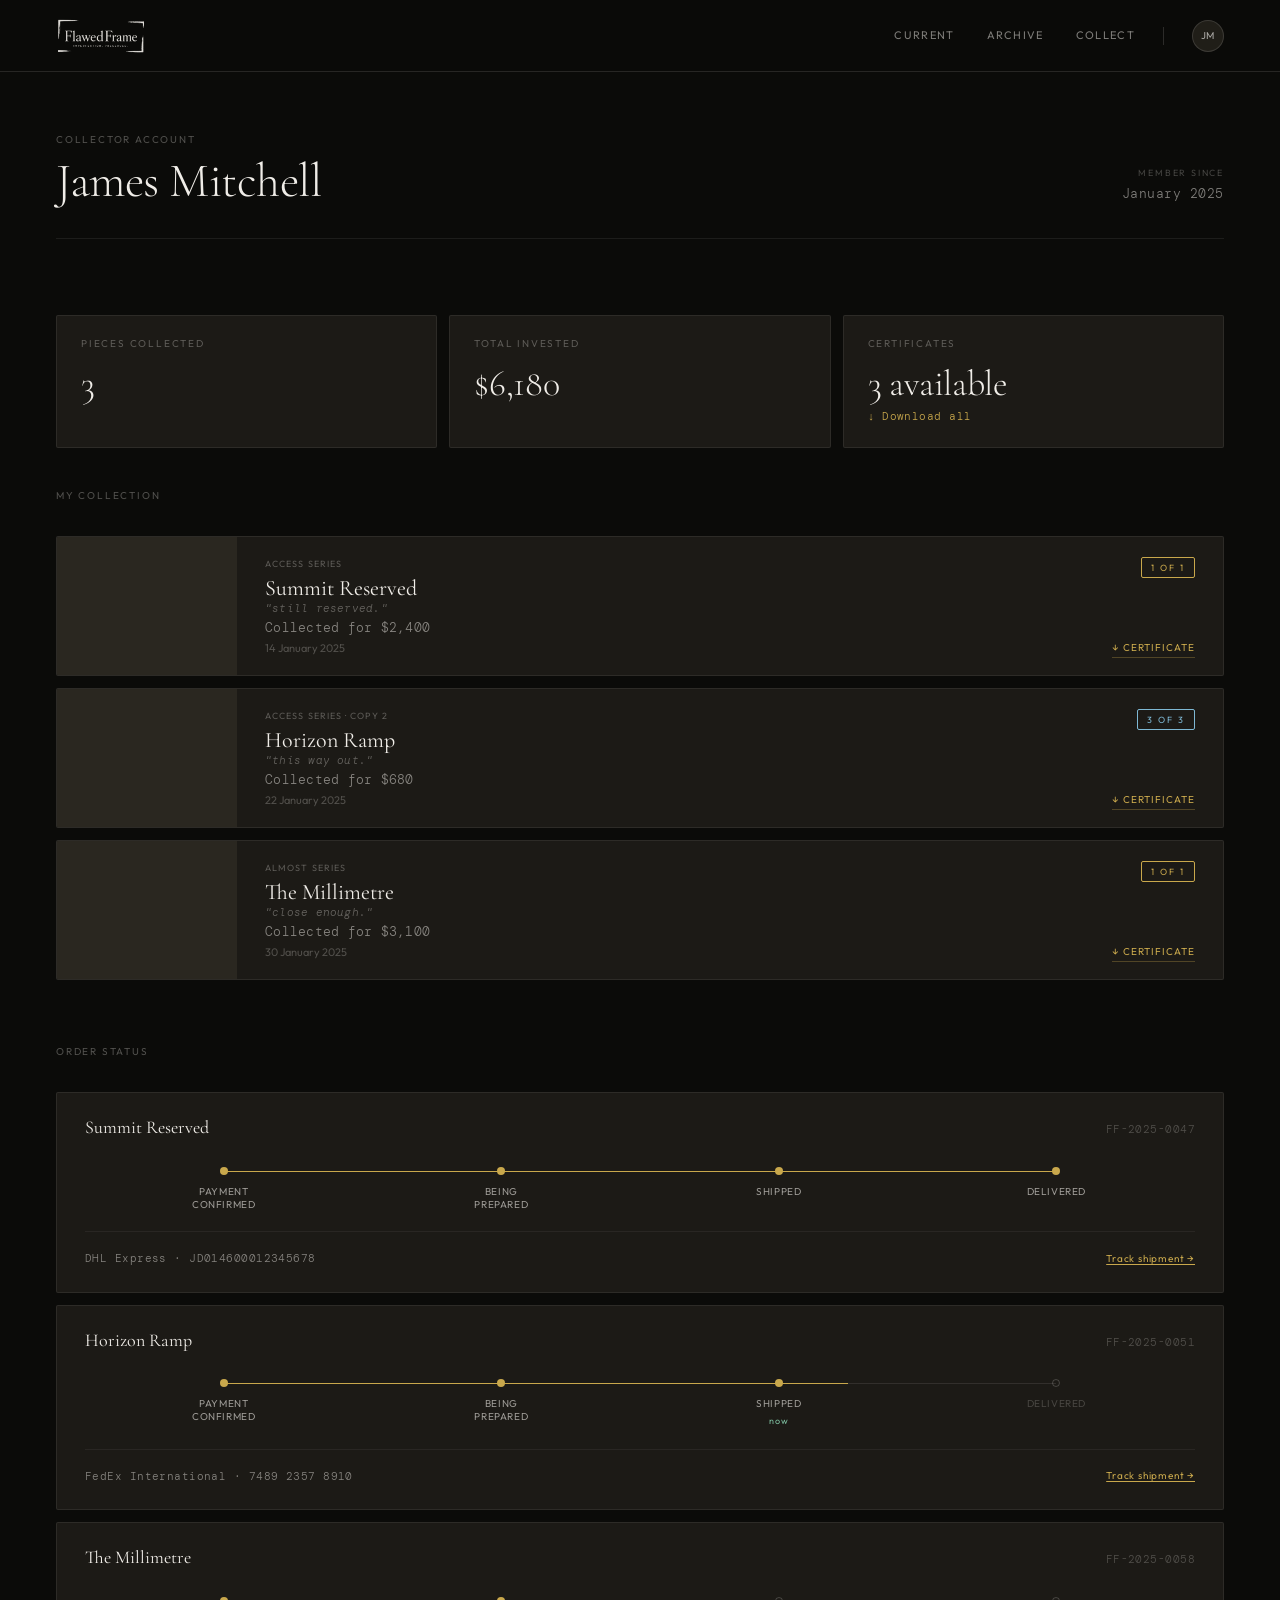
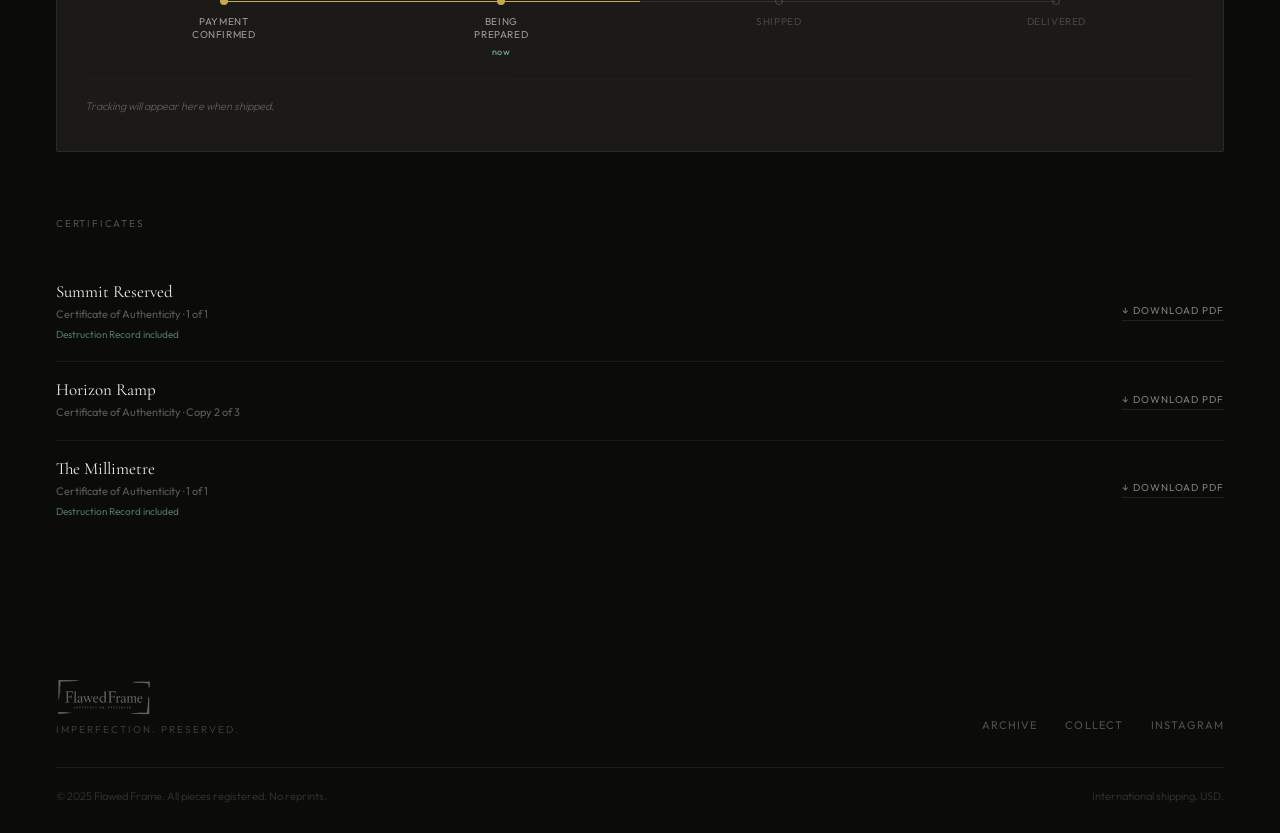
<file: docs/account.html>
<!doctype html>
<html lang="en">
<head>
<meta charset="utf-8" />
<title>Flawed Frame — My Collection</title>
<meta name="viewport" content="width=device-width, initial-scale=1" />
<link rel="preconnect" href="https://fonts.googleapis.com">
<link rel="preconnect" href="https://fonts.gstatic.com" crossorigin>
<link href="https://fonts.googleapis.com/css2?family=Cormorant+Garamond:ital,wght@0,300;0,400;1,300;1,400&family=Outfit:wght@300;400&family=DM+Mono:wght@300;400&display=swap" rel="stylesheet">
<style>
  :root {
    --bg: #0b0b09;
    --card: #1c1a16;
    --surface: #242118;
    --card-hover: #2a2720;
    --ink: #f0ede8;
    --ink-70: rgba(240,237,232,0.70);
    --ink-60: rgba(240,237,232,0.60);
    --ink-50: rgba(240,237,232,0.50);
    --ink-45: rgba(240,237,232,0.45);
    --ink-40: rgba(240,237,232,0.40);
    --ink-35: rgba(240,237,232,0.35);
    --ink-30: rgba(240,237,232,0.30);
    --ink-25: rgba(240,237,232,0.25);
    --ink-20: rgba(240,237,232,0.20);
    --ink-18: rgba(240,237,232,0.18);
    --ink-15: rgba(240,237,232,0.15);
    --ink-12: rgba(240,237,232,0.12);
    --ink-10: rgba(240,237,232,0.10);
    --ink-08: rgba(240,237,232,0.08);
    --ink-06: rgba(240,237,232,0.06);
    --gold: #c9a84c;
    --gold-30: rgba(201,168,76,0.30);
    --blue: #7eb8d4;
    --sage: #7dbfa0;
    --display: "Cormorant Garamond", "EB Garamond", Georgia, serif;
    --sans: "Outfit", "Helvetica Neue", Arial, sans-serif;
    --mono: "DM Mono", ui-monospace, "SFMono-Regular", monospace;
    --ease: cubic-bezier(.2,.7,.2,1);
    --nav-h: 72px;
  }
  * { box-sizing: border-box; }
  html, body { background: var(--bg); color: var(--ink); margin: 0; padding: 0; }
  body {
    font-family: var(--sans);
    font-weight: 300;
    font-size: 15px;
    line-height: 1.6;
    -webkit-font-smoothing: antialiased;
    -moz-osx-font-smoothing: grayscale;
    text-rendering: optimizeLegibility;
  }
  ::selection { background: rgba(201,168,76,0.30); color: var(--ink); }
  a { color: inherit; text-decoration: none; }
  button { font: inherit; color: inherit; background: none; border: none; cursor: pointer; padding: 0; }
  img { display: block; max-width: 100%; }

  .wrap { width: 100%; max-width: 1320px; margin: 0 auto; padding: 0 56px; }
  @media (max-width: 800px) { .wrap { padding: 0 22px; } }

  /* ---------- NAV ---------- */
  .nav {
    position: fixed; top: 0; left: 0; right: 0; z-index: 100;
    background: rgba(11,11,9,0.92);
    backdrop-filter: blur(12px) saturate(120%);
    -webkit-backdrop-filter: blur(12px) saturate(120%);
    border-bottom: 0.5px solid var(--ink-12);
    height: var(--nav-h);
  }
  .nav-inner {
    height: 100%;
    display: flex; align-items: center; justify-content: space-between;
    padding: 0 56px;
  }
  @media (max-width: 800px) { .nav-inner { padding: 0 22px; } }
  .nav-logo {
    height: 36px; width: auto; display: block;
    opacity: 0.92;
  }
  .nav-right {
    display: flex; align-items: center; gap: 0;
  }
  .nav-links {
    display: flex; gap: 32px;
    font-family: var(--sans);
    font-weight: 400;
    font-size: 11px;
    letter-spacing: 0.12em;
    text-transform: uppercase;
    color: var(--ink);
  }
  .nav-links a { opacity: 0.5; transition: opacity 200ms ease; }
  .nav-links a:hover { opacity: 1; }
  .nav-divider {
    width: 0;
    height: 18px;
    border-left: 0.5px solid var(--ink-15);
    margin: 0 28px;
  }

  /* Avatar + dropdown */
  .avatar-wrap {
    position: relative;
  }
  .nav-avatar {
    width: 32px; height: 32px;
    border-radius: 50%;
    border: 0.5px solid var(--ink-20);
    display: flex; align-items: center; justify-content: center;
    font-family: var(--sans);
    font-weight: 400;
    font-size: 10px;
    letter-spacing: 0.08em;
    color: var(--ink);
    opacity: 0.70;
    background: var(--card-hover);
    transition: opacity 200ms ease, border-color 200ms ease;
    cursor: pointer;
    user-select: none;
  }
  .nav-avatar:hover { opacity: 1; border-color: var(--ink-35); }
  .avatar-dropdown {
    position: absolute; top: calc(100% + 12px); right: 0;
    min-width: 140px;
    background: var(--card);
    border: 0.5px solid var(--ink-12);
    border-radius: 2px;
    padding: 6px 0;
    display: none;
    z-index: 200;
  }
  .avatar-wrap:hover .avatar-dropdown,
  .avatar-wrap:focus-within .avatar-dropdown { display: block; }
  .avatar-dropdown a {
    display: block;
    padding: 10px 16px;
    font-family: var(--sans);
    font-weight: 400;
    font-size: 11px;
    letter-spacing: 0.08em;
    color: var(--ink);
    opacity: 0.45;
    transition: opacity 150ms ease;
    white-space: nowrap;
  }
  .avatar-dropdown a.active { opacity: 1; }
  .avatar-dropdown a:hover { opacity: 0.85; }
  @media (max-width: 540px) {
    .nav-links { gap: 18px; }
    .nav-logo { height: 28px; }
    .nav-divider { margin: 0 16px; }
  }

  /* ---------- PAGE HEADER ---------- */
  .page-head {
    padding-top: calc(var(--nav-h) + 60px);
    padding-bottom: 36px;
  }
  .head-inner {
    display: flex;
    align-items: flex-end;
    justify-content: space-between;
    gap: 32px;
    flex-wrap: wrap;
  }
  .head-left .eyebrow {
    display: block;
    font-family: var(--sans);
    font-weight: 400;
    font-size: 10px;
    letter-spacing: 0.18em;
    text-transform: uppercase;
    color: var(--ink);
    opacity: 0.30;
    margin-bottom: 8px;
  }
  .head-left h1 {
    font-family: var(--display);
    font-weight: 300;
    font-size: 48px;
    line-height: 1.05;
    letter-spacing: -0.01em;
    margin: 0;
    color: var(--ink);
  }
  .head-right {
    text-align: right;
    line-height: 1;
    padding-bottom: 6px;
  }
  .head-right .member-label {
    font-family: var(--sans);
    font-weight: 400;
    font-size: 9px;
    letter-spacing: 0.20em;
    text-transform: uppercase;
    color: var(--ink);
    opacity: 0.25;
    display: block;
    margin-bottom: 8px;
  }
  .head-right .member-date {
    font-family: var(--mono);
    font-weight: 300;
    font-size: 13px;
    letter-spacing: 0.04em;
    color: var(--ink);
    opacity: 0.50;
  }
  .head-divider {
    height: 0;
    border-top: 0.5px solid var(--ink-08);
    margin-top: 32px;
  }

  /* ---------- SUMMARY STRIP ---------- */
  .summary-strip {
    padding: 40px 0;
  }
  .metric-grid {
    display: grid;
    grid-template-columns: repeat(3, 1fr);
    gap: 12px;
  }
  @media (max-width: 640px) {
    .metric-grid { grid-template-columns: 1fr; }
  }
  .metric-card {
    background: var(--card);
    border: 0.5px solid var(--ink-08);
    border-radius: 2px;
    padding: 20px 24px;
  }
  .metric-label {
    font-family: var(--sans);
    font-weight: 400;
    font-size: 10px;
    letter-spacing: 0.18em;
    text-transform: uppercase;
    color: var(--ink);
    opacity: 0.30;
    display: block;
    margin-bottom: 14px;
  }
  .metric-n {
    font-family: var(--display);
    font-weight: 300;
    font-size: 36px;
    line-height: 1;
    letter-spacing: -0.01em;
    color: var(--ink);
  }
  .metric-sub {
    margin-top: 6px;
    font-family: var(--mono);
    font-weight: 300;
    font-size: 11px;
    letter-spacing: 0.04em;
    color: var(--gold);
    cursor: pointer;
    display: inline-block;
    transition: opacity 200ms ease;
  }
  .metric-sub:hover { opacity: 0.75; }

  /* ---------- SECTION LABEL ---------- */
  .section-label {
    font-family: var(--sans);
    font-weight: 400;
    font-size: 10px;
    letter-spacing: 0.18em;
    text-transform: uppercase;
    color: var(--ink);
    opacity: 0.30;
    display: block;
    margin-bottom: 32px;
  }

  /* ---------- MY COLLECTION ---------- */
  .collection { padding-bottom: 64px; }
  .collection-cards { display: flex; flex-direction: column; gap: 12px; }

  .col-card {
    background: var(--card);
    border: 0.5px solid var(--ink-08);
    border-radius: 2px;
    height: 140px;
    display: flex;
    overflow: hidden;
  }
  .col-img {
    width: 180px;
    min-width: 180px;
    background: var(--card-hover);
    flex-shrink: 0;
  }
  @media (max-width: 640px) {
    .col-img { width: 100px; min-width: 100px; }
  }
  .col-details {
    flex: 1;
    padding: 20px 28px;
    display: flex;
    flex-direction: column;
    justify-content: space-between;
    min-width: 0;
  }
  .col-top {
    display: flex;
    justify-content: space-between;
    align-items: flex-start;
    gap: 12px;
  }
  .col-series {
    font-family: var(--sans);
    font-weight: 400;
    font-size: 9px;
    letter-spacing: 0.12em;
    text-transform: uppercase;
    color: var(--ink);
    opacity: 0.30;
    display: block;
    margin-bottom: 4px;
  }
  .col-title {
    font-family: var(--display);
    font-weight: 400;
    font-size: 22px;
    line-height: 1.1;
    letter-spacing: 0;
    margin: 0;
    color: var(--ink);
  }
  .badge {
    font-family: var(--sans);
    font-weight: 400;
    font-size: 9px;
    letter-spacing: 0.22em;
    text-transform: uppercase;
    padding: 5px 9px;
    border: 0.5px solid currentColor;
    color: var(--gold);
    line-height: 1;
    border-radius: 2px;
    white-space: nowrap;
    flex-shrink: 0;
  }
  .badge.blue { color: var(--blue); }
  .badge.sage { color: var(--sage); }
  .badge.gold { color: var(--gold); }

  .col-middle {
    font-family: var(--mono);
    font-weight: 300;
    font-style: italic;
    font-size: 11px;
    letter-spacing: 0.02em;
    color: var(--ink);
    opacity: 0.35;
  }
  .col-bottom {
    display: flex;
    justify-content: space-between;
    align-items: flex-end;
    gap: 12px;
  }
  .col-price {
    font-family: var(--mono);
    font-weight: 300;
    font-size: 13px;
    letter-spacing: 0.02em;
    color: var(--ink);
    opacity: 0.50;
    display: block;
  }
  .col-date {
    font-family: var(--sans);
    font-weight: 400;
    font-size: 11px;
    color: var(--ink);
    opacity: 0.25;
    margin-top: 2px;
    display: block;
  }
  .cert-link {
    font-family: var(--sans);
    font-weight: 400;
    font-size: 10px;
    letter-spacing: 0.10em;
    text-transform: uppercase;
    color: var(--gold);
    border-bottom: 0.5px solid rgba(201,168,76,0.30);
    padding-bottom: 1px;
    cursor: pointer;
    white-space: nowrap;
    transition: opacity 200ms ease;
    flex-shrink: 0;
  }
  .cert-link:hover { opacity: 0.70; }

  /* ---------- ORDER STATUS ---------- */
  .orders { padding-bottom: 64px; }
  .order-cards { display: flex; flex-direction: column; gap: 12px; }

  .order-card {
    background: var(--card);
    border: 0.5px solid var(--ink-08);
    border-radius: 2px;
    padding: 24px 28px;
  }
  .order-head {
    display: flex;
    justify-content: space-between;
    align-items: baseline;
    gap: 16px;
    margin-bottom: 28px;
  }
  .order-title {
    font-family: var(--display);
    font-weight: 400;
    font-size: 18px;
    line-height: 1.2;
    margin: 0;
    color: var(--ink);
  }
  .order-num {
    font-family: var(--mono);
    font-weight: 300;
    font-size: 11px;
    letter-spacing: 0.04em;
    color: var(--ink);
    opacity: 0.25;
    white-space: nowrap;
    flex-shrink: 0;
  }

  /* Timeline */
  .timeline {
    display: grid;
    grid-template-columns: repeat(4, 1fr);
    position: relative;
    margin-bottom: 0;
  }
  .timeline-track {
    position: absolute;
    top: 4px;
    left: 12.5%;
    right: 12.5%;
    height: 0;
    pointer-events: none;
  }
  .timeline-track-seg {
    position: absolute;
    top: 0;
    height: 0;
    border-top: 0.5px solid;
  }

  .t-stage {
    display: flex;
    flex-direction: column;
    align-items: center;
    position: relative;
    z-index: 1;
  }
  .t-dot {
    width: 8px; height: 8px;
    border-radius: 50%;
    margin-bottom: 10px;
    flex-shrink: 0;
  }
  .t-dot.done {
    background: var(--gold);
    border: none;
  }
  .t-dot.current {
    background: var(--gold);
    border: none;
    animation: dotPulse 2s ease-in-out infinite;
  }
  @keyframes dotPulse {
    0%, 100% { opacity: 0.6; }
    50% { opacity: 1; }
  }
  .t-dot.upcoming {
    background: transparent;
    border: 0.5px solid var(--ink-20);
  }
  .t-label {
    font-family: var(--sans);
    font-weight: 400;
    font-size: 10px;
    letter-spacing: 0.06em;
    text-transform: uppercase;
    color: var(--ink);
    opacity: 0.60;
    text-align: center;
    line-height: 1.3;
    white-space: nowrap;
  }
  .t-label.upcoming { opacity: 0.20; }
  .t-now {
    font-family: var(--sans);
    font-weight: 400;
    font-size: 9px;
    letter-spacing: 0.08em;
    color: var(--sage);
    margin-top: 4px;
    display: block;
    text-align: center;
  }
  .tracking-row {
    margin-top: 20px;
    padding-top: 18px;
    border-top: 0.5px solid var(--ink-06);
    display: flex;
    align-items: center;
    justify-content: space-between;
    gap: 16px;
    flex-wrap: wrap;
  }
  .tracking-carrier {
    font-family: var(--mono);
    font-weight: 300;
    font-size: 11px;
    letter-spacing: 0.04em;
    color: var(--ink);
    opacity: 0.50;
  }
  .tracking-link {
    font-family: var(--sans);
    font-weight: 400;
    font-size: 10px;
    letter-spacing: 0.08em;
    color: var(--gold);
    text-decoration: underline;
    text-underline-offset: 2px;
    cursor: pointer;
    transition: opacity 200ms ease;
    white-space: nowrap;
  }
  .tracking-link:hover { opacity: 0.70; }
  .tracking-pending {
    font-family: var(--sans);
    font-style: italic;
    font-weight: 300;
    font-size: 11px;
    color: var(--ink);
    opacity: 0.30;
    margin-top: 20px;
    padding-top: 18px;
    border-top: 0.5px solid var(--ink-06);
  }

  /* ---------- CERTIFICATES ---------- */
  .certs { padding-bottom: 80px; }
  .cert-rows { display: flex; flex-direction: column; }
  .cert-row {
    display: flex;
    align-items: center;
    justify-content: space-between;
    gap: 24px;
    padding: 18px 0;
    border-bottom: 0.5px solid var(--ink-06);
  }
  .cert-row:last-child { border-bottom: 0; }
  .cert-piece-title {
    font-family: var(--display);
    font-weight: 400;
    font-size: 17px;
    line-height: 1.2;
    color: var(--ink);
    margin: 0 0 4px;
  }
  .cert-sub {
    font-family: var(--sans);
    font-weight: 400;
    font-size: 11px;
    color: var(--ink);
    opacity: 0.35;
    display: block;
  }
  .cert-destruction {
    font-family: var(--sans);
    font-weight: 400;
    font-size: 10px;
    color: var(--sage);
    opacity: 0.60;
    display: block;
    margin-top: 3px;
  }
  .cert-download {
    font-family: var(--sans);
    font-weight: 400;
    font-size: 10px;
    letter-spacing: 0.10em;
    text-transform: uppercase;
    color: var(--ink);
    opacity: 0.50;
    border-bottom: 0.5px solid var(--ink-20);
    padding-bottom: 1px;
    cursor: pointer;
    white-space: nowrap;
    flex-shrink: 0;
    transition: opacity 200ms ease;
  }
  .cert-download:hover { opacity: 1; }

  /* ---------- FOOTER ---------- */
  footer { padding: 60px 0 28px; }
  .foot-top {
    display: flex; align-items: flex-end; justify-content: space-between;
    gap: 32px; flex-wrap: wrap;
    padding-bottom: 32px;
    border-bottom: 0.5px solid var(--ink-08);
  }
  .foot-brand { line-height: 1.1; }
  .foot-brand img { height: 38px; opacity: 0.4; }
  .foot-brand .tag {
    margin-top: 8px;
    font-family: var(--sans);
    font-weight: 400;
    font-size: 10px;
    letter-spacing: 0.20em;
    text-transform: uppercase;
    color: var(--ink);
    opacity: 0.20;
  }
  .foot-links {
    display: flex; gap: 28px;
    font-family: var(--sans);
    font-weight: 400;
    font-size: 11px;
    letter-spacing: 0.10em;
    text-transform: uppercase;
    color: var(--ink);
    opacity: 0.30;
  }
  .foot-links a { transition: opacity 200ms ease; }
  .foot-links a:hover { opacity: 1; color: var(--ink); }
  .foot-bottom {
    display: flex; align-items: center; justify-content: space-between;
    gap: 24px; flex-wrap: wrap;
    padding-top: 20px;
    font-family: var(--sans);
    font-weight: 300;
    font-size: 11px;
    color: var(--ink);
    opacity: 0.18;
  }
</style>
</head>
<body>

  <!-- NAV -->
  <nav class="nav">
    <div class="nav-inner">
      <a href="index.html" aria-label="Flawed Frame — home">
        <img class="nav-logo" src="assets/logomark.png" alt="Flawed Frame" />
      </a>
      <div class="nav-right">
        <div class="nav-links">
          <a href="index.html#series-1">Current</a>
          <a href="archive.html">Archive</a>
          <a href="index.html#series-1">Collect</a>
        </div>
        <div class="nav-divider" aria-hidden="true"></div>
        <div class="avatar-wrap">
          <button class="nav-avatar" aria-label="Account — James Mitchell" aria-haspopup="true">JM</button>
          <div class="avatar-dropdown" role="menu">
            <a href="account.html" class="active" role="menuitem">My Collection</a>
            <a href="#" role="menuitem">Sign out</a>
          </div>
        </div>
      </div>
    </div>
  </nav>

  <!-- PAGE HEADER -->
  <header class="page-head">
    <div class="wrap">
      <div class="head-inner">
        <div class="head-left">
          <span class="eyebrow">Collector account</span>
          <h1>James Mitchell</h1>
        </div>
        <div class="head-right">
          <span class="member-label">Member since</span>
          <span class="member-date">January 2025</span>
        </div>
      </div>
      <div class="head-divider"></div>
    </div>
  </header>

  <!-- SUMMARY STRIP -->
  <section class="summary-strip">
    <div class="wrap">
      <div class="metric-grid">
        <div class="metric-card">
          <span class="metric-label">Pieces collected</span>
          <div class="metric-n">3</div>
        </div>
        <div class="metric-card">
          <span class="metric-label">Total invested</span>
          <div class="metric-n">$6,180</div>
        </div>
        <div class="metric-card">
          <span class="metric-label">Certificates</span>
          <div class="metric-n">3 available</div>
          <div class="metric-sub">↓ Download all</div>
        </div>
      </div>
    </div>
  </section>

  <!-- MY COLLECTION -->
  <section class="collection">
    <div class="wrap">
      <span class="section-label">My collection</span>
      <div class="collection-cards">

        <!-- Card 1: Summit Reserved -->
        <div class="col-card">
          <div class="col-img" aria-hidden="true"></div>
          <div class="col-details">
            <div class="col-top">
              <div>
                <span class="col-series">Access Series</span>
                <h3 class="col-title">Summit Reserved</h3>
              </div>
              <span class="badge gold">1 of 1</span>
            </div>
            <div class="col-middle">"still reserved."</div>
            <div class="col-bottom">
              <div>
                <span class="col-price">Collected for $2,400</span>
                <span class="col-date">14 January 2025</span>
              </div>
              <a class="cert-link" href="#">↓ Certificate</a>
            </div>
          </div>
        </div>

        <!-- Card 2: Horizon Ramp -->
        <div class="col-card">
          <div class="col-img" aria-hidden="true"></div>
          <div class="col-details">
            <div class="col-top">
              <div>
                <span class="col-series">Access Series · Copy 2</span>
                <h3 class="col-title">Horizon Ramp</h3>
              </div>
              <span class="badge blue">3 of 3</span>
            </div>
            <div class="col-middle">"this way out."</div>
            <div class="col-bottom">
              <div>
                <span class="col-price">Collected for $680</span>
                <span class="col-date">22 January 2025</span>
              </div>
              <a class="cert-link" href="#">↓ Certificate</a>
            </div>
          </div>
        </div>

        <!-- Card 3: The Millimetre -->
        <div class="col-card">
          <div class="col-img" aria-hidden="true"></div>
          <div class="col-details">
            <div class="col-top">
              <div>
                <span class="col-series">Almost Series</span>
                <h3 class="col-title">The Millimetre</h3>
              </div>
              <span class="badge gold">1 of 1</span>
            </div>
            <div class="col-middle">"close enough."</div>
            <div class="col-bottom">
              <div>
                <span class="col-price">Collected for $3,100</span>
                <span class="col-date">30 January 2025</span>
              </div>
              <a class="cert-link" href="#">↓ Certificate</a>
            </div>
          </div>
        </div>

      </div>
    </div>
  </section>

  <!-- ORDER STATUS -->
  <section class="orders">
    <div class="wrap">
      <span class="section-label">Order status</span>
      <div class="order-cards">

        <!-- Order 1: Summit Reserved — DELIVERED -->
        <div class="order-card">
          <div class="order-head">
            <h3 class="order-title">Summit Reserved</h3>
            <span class="order-num">FF-2025-0047</span>
          </div>
          <div class="timeline" aria-label="Order progress: Delivered">
            <!-- connecting lines -->
            <div class="timeline-track" aria-hidden="true">
              <div class="timeline-track-seg" style="left:0;right:75%;border-color:var(--gold);"></div>
              <div class="timeline-track-seg" style="left:25%;right:50%;border-color:var(--gold);"></div>
              <div class="timeline-track-seg" style="left:50%;right:25%;border-color:var(--gold);"></div>
              <div class="timeline-track-seg" style="left:75%;right:0;border-color:var(--gold);"></div>
            </div>
            <div class="t-stage">
              <div class="t-dot done"></div>
              <span class="t-label">Payment<br>confirmed</span>
            </div>
            <div class="t-stage">
              <div class="t-dot done"></div>
              <span class="t-label">Being<br>prepared</span>
            </div>
            <div class="t-stage">
              <div class="t-dot done"></div>
              <span class="t-label">Shipped</span>
            </div>
            <div class="t-stage">
              <div class="t-dot done"></div>
              <span class="t-label">Delivered</span>
            </div>
          </div>
          <div class="tracking-row">
            <span class="tracking-carrier">DHL Express · JD014600012345678</span>
            <a class="tracking-link" href="#" target="_blank" rel="noopener">Track shipment →</a>
          </div>
        </div>

        <!-- Order 2: Horizon Ramp — SHIPPED (current) -->
        <div class="order-card">
          <div class="order-head">
            <h3 class="order-title">Horizon Ramp</h3>
            <span class="order-num">FF-2025-0051</span>
          </div>
          <div class="timeline" aria-label="Order progress: Shipped">
            <div class="timeline-track" aria-hidden="true">
              <div class="timeline-track-seg" style="left:0;right:75%;border-color:var(--gold);"></div>
              <div class="timeline-track-seg" style="left:25%;right:50%;border-color:var(--gold);"></div>
              <div class="timeline-track-seg" style="left:50%;right:25%;border-color:var(--gold);"></div>
              <div class="timeline-track-seg" style="left:75%;right:0;border-color:rgba(240,237,232,0.10);"></div>
            </div>
            <div class="t-stage">
              <div class="t-dot done"></div>
              <span class="t-label">Payment<br>confirmed</span>
            </div>
            <div class="t-stage">
              <div class="t-dot done"></div>
              <span class="t-label">Being<br>prepared</span>
            </div>
            <div class="t-stage">
              <div class="t-dot current"></div>
              <span class="t-label">Shipped</span>
              <span class="t-now">now</span>
            </div>
            <div class="t-stage">
              <div class="t-dot upcoming"></div>
              <span class="t-label upcoming">Delivered</span>
            </div>
          </div>
          <div class="tracking-row">
            <span class="tracking-carrier">FedEx International · 7489 2357 8910</span>
            <a class="tracking-link" href="#" target="_blank" rel="noopener">Track shipment →</a>
          </div>
        </div>

        <!-- Order 3: The Millimetre — BEING PREPARED (current) -->
        <div class="order-card">
          <div class="order-head">
            <h3 class="order-title">The Millimetre</h3>
            <span class="order-num">FF-2025-0058</span>
          </div>
          <div class="timeline" aria-label="Order progress: Being prepared">
            <div class="timeline-track" aria-hidden="true">
              <div class="timeline-track-seg" style="left:0;right:75%;border-color:var(--gold);"></div>
              <div class="timeline-track-seg" style="left:25%;right:50%;border-color:var(--gold);"></div>
              <div class="timeline-track-seg" style="left:50%;right:25%;border-color:rgba(240,237,232,0.10);"></div>
              <div class="timeline-track-seg" style="left:75%;right:0;border-color:rgba(240,237,232,0.10);"></div>
            </div>
            <div class="t-stage">
              <div class="t-dot done"></div>
              <span class="t-label">Payment<br>confirmed</span>
            </div>
            <div class="t-stage">
              <div class="t-dot current"></div>
              <span class="t-label">Being<br>prepared</span>
              <span class="t-now">now</span>
            </div>
            <div class="t-stage">
              <div class="t-dot upcoming"></div>
              <span class="t-label upcoming">Shipped</span>
            </div>
            <div class="t-stage">
              <div class="t-dot upcoming"></div>
              <span class="t-label upcoming">Delivered</span>
            </div>
          </div>
          <p class="tracking-pending">Tracking will appear here when shipped.</p>
        </div>

      </div>
    </div>
  </section>

  <!-- CERTIFICATES -->
  <section class="certs">
    <div class="wrap">
      <span class="section-label">Certificates</span>
      <div class="cert-rows">

        <div class="cert-row">
          <div>
            <h3 class="cert-piece-title">Summit Reserved</h3>
            <span class="cert-sub">Certificate of Authenticity · 1 of 1</span>
            <span class="cert-destruction">Destruction Record included</span>
          </div>
          <a class="cert-download" href="#">↓ Download PDF</a>
        </div>

        <div class="cert-row">
          <div>
            <h3 class="cert-piece-title">Horizon Ramp</h3>
            <span class="cert-sub">Certificate of Authenticity · Copy 2 of 3</span>
          </div>
          <a class="cert-download" href="#">↓ Download PDF</a>
        </div>

        <div class="cert-row">
          <div>
            <h3 class="cert-piece-title">The Millimetre</h3>
            <span class="cert-sub">Certificate of Authenticity · 1 of 1</span>
            <span class="cert-destruction">Destruction Record included</span>
          </div>
          <a class="cert-download" href="#">↓ Download PDF</a>
        </div>

      </div>
    </div>
  </section>

  <!-- FOOTER -->
  <footer>
    <div class="wrap">
      <div class="foot-top">
        <div class="foot-brand">
          <img src="assets/logomark.png" alt="Flawed Frame" />
          <div class="tag">Imperfection. Preserved.</div>
        </div>
        <div class="foot-links">
          <a href="archive.html">Archive</a>
          <a href="index.html#series-1">Collect</a>
          <a href="#">Instagram</a>
        </div>
      </div>
      <div class="foot-bottom">
        <div>© 2025 Flawed Frame. All pieces registered. No reprints.</div>
        <div>International shipping. USD.</div>
      </div>
    </div>
  </footer>

</body>
</html>
</file>
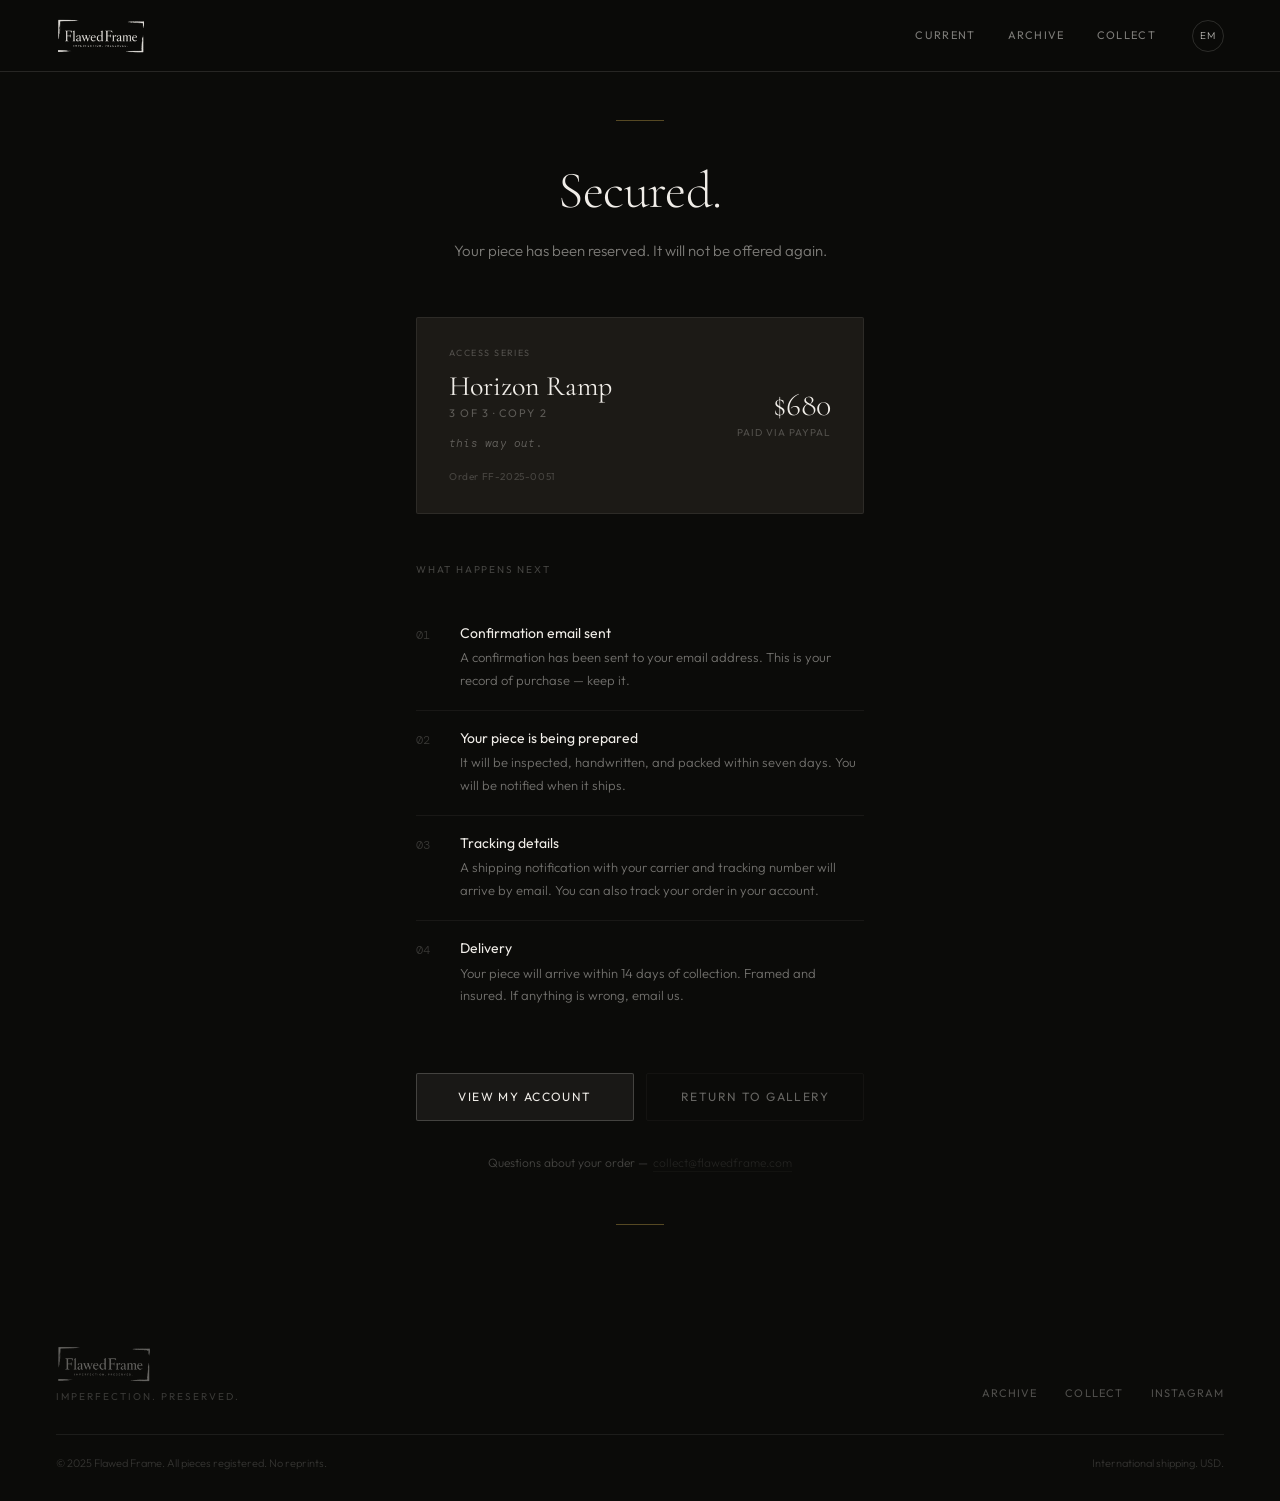
<file: docs/order-confirmation.html>
<!doctype html>
<html lang="en">
<head>
<meta charset="utf-8" />
<title>Flawed Frame — Order Secured</title>
<meta name="viewport" content="width=device-width, initial-scale=1" />
<link rel="preconnect" href="https://fonts.googleapis.com">
<link rel="preconnect" href="https://fonts.gstatic.com" crossorigin>
<link href="https://fonts.googleapis.com/css2?family=Cormorant+Garamond:ital,wght@0,300;0,400;1,300;1,400&family=Outfit:wght@300;400&family=DM+Mono:wght@300;400&display=swap" rel="stylesheet">
<style>
  :root {
    --bg: #0b0b09;
    --card: #1c1a16;
    --ink: #f0ede8;
    --ink-50: rgba(240,237,232,0.50);
    --ink-45: rgba(240,237,232,0.45);
    --ink-40: rgba(240,237,232,0.40);
    --ink-35: rgba(240,237,232,0.35);
    --ink-30: rgba(240,237,232,0.30);
    --ink-25: rgba(240,237,232,0.25);
    --ink-20: rgba(240,237,232,0.20);
    --ink-18: rgba(240,237,232,0.18);
    --ink-15: rgba(240,237,232,0.15);
    --ink-12: rgba(240,237,232,0.12);
    --ink-10: rgba(240,237,232,0.10);
    --ink-08: rgba(240,237,232,0.08);
    --ink-06: rgba(240,237,232,0.06);
    --gold: #c9a84c;
    --gold-line: rgba(201,168,76,0.40);
    --display: "Cormorant Garamond", "EB Garamond", Georgia, serif;
    --sans: "Outfit", "Helvetica Neue", Arial, sans-serif;
    --mono: "DM Mono", ui-monospace, "SFMono-Regular", monospace;
    --ease: cubic-bezier(.2,.7,.2,1);
  }
  * { box-sizing: border-box; }
  html, body { background: var(--bg); color: var(--ink); margin: 0; padding: 0; }
  body {
    font-family: var(--sans);
    font-weight: 300;
    font-size: 15px;
    line-height: 1.6;
    -webkit-font-smoothing: antialiased;
    -moz-osx-font-smoothing: grayscale;
    text-rendering: optimizeLegibility;
  }
  ::selection { background: rgba(201,168,76,0.30); color: var(--ink); }
  a { color: inherit; text-decoration: none; }
  button { font: inherit; color: inherit; background: none; border: none; cursor: pointer; padding: 0; }
  img { display: block; max-width: 100%; }

  .wrap { width: 100%; max-width: 1320px; margin: 0 auto; padding: 0 56px; }
  @media (max-width: 800px) { .wrap { padding: 0 22px; } }

  /* ---------- NAV ---------- */
  .nav {
    position: fixed; top: 0; left: 0; right: 0; z-index: 100;
    background: rgba(11,11,9,0.92);
    backdrop-filter: blur(12px) saturate(120%);
    -webkit-backdrop-filter: blur(12px) saturate(120%);
    border-bottom: 0.5px solid var(--ink-12);
    height: 72px;
  }
  .nav-inner {
    height: 100%;
    display: flex; align-items: center; justify-content: space-between;
    padding: 0 56px;
  }
  @media (max-width: 800px) { .nav-inner { padding: 0 22px; } }
  .nav-logo {
    height: 36px; width: auto; display: block;
    opacity: 0.92;
  }
  .nav-right {
    display: flex; align-items: center; gap: 36px;
  }
  .nav-links {
    display: flex; gap: 32px;
    font-family: var(--sans);
    font-weight: 400;
    font-size: 11px;
    letter-spacing: 0.12em;
    text-transform: uppercase;
    color: var(--ink);
  }
  .nav-links a { opacity: 0.5; transition: opacity 200ms ease; }
  .nav-links a:hover { opacity: 1; }
  .nav-avatar {
    width: 32px; height: 32px;
    border-radius: 50%;
    border: 0.5px solid var(--ink-20);
    display: flex; align-items: center; justify-content: center;
    font-family: var(--sans);
    font-size: 10px;
    letter-spacing: 0.10em;
    color: var(--ink);
    opacity: 0.75;
    transition: opacity 200ms ease, border-color 200ms ease;
    cursor: pointer;
    background: transparent;
  }
  .nav-avatar:hover { opacity: 1; border-color: var(--ink-35); }
  @media (max-width: 540px) {
    .nav-links { gap: 18px; }
    .nav-logo { height: 28px; }
    .nav-right { gap: 22px; }
  }

  /* ---------- PAGE ENTRY ---------- */
  .confirm-stage {
    min-height: 100vh;
    padding: 120px 0 60px;
    display: flex;
    align-items: center;
    justify-content: center;
  }
  .confirm {
    width: 100%;
    max-width: 560px;
    margin: 0 auto;
    text-align: left;
    opacity: 0;
    transform: translateY(16px);
    animation: fadeUp 800ms var(--ease) forwards;
  }
  @keyframes fadeUp { to { opacity: 1; transform: none; } }

  /* ---------- HEAD ---------- */
  .gold-line {
    width: 48px; height: 0;
    border-top: 0.5px solid var(--gold-line);
    margin: 0 auto;
  }
  .gold-line.top { margin-bottom: 40px; }
  .gold-line.bottom { margin-top: 52px; }

  .heading {
    font-family: var(--display);
    font-weight: 300;
    font-size: 52px;
    line-height: 1.15;
    letter-spacing: -0.01em;
    text-align: center;
    margin: 0;
    color: var(--ink);
  }
  .sub {
    font-family: var(--sans);
    font-weight: 300;
    font-size: 15px;
    line-height: 1.9;
    text-align: center;
    margin: 16px auto 0;
    max-width: 400px;
    color: var(--ink);
    opacity: 0.50;
  }

  /* ---------- SUMMARY ---------- */
  .summary {
    margin-top: 52px;
    background: var(--card);
    border: 0.5px solid var(--ink-08);
    border-radius: 2px;
    padding: 28px 32px;
    display: grid;
    grid-template-columns: 1fr auto;
    gap: 24px;
    align-items: stretch;
  }
  .sum-left { min-width: 0; }
  .sum-right {
    text-align: right;
    display: flex; flex-direction: column; justify-content: center;
    gap: 4px;
  }
  .eyebrow {
    font-family: var(--sans);
    font-weight: 400;
    font-size: 9px;
    letter-spacing: 0.16em;
    text-transform: uppercase;
    color: var(--ink);
    opacity: 0.25;
    margin: 0 0 10px;
  }
  .piece-title {
    font-family: var(--display);
    font-weight: 400;
    font-size: 28px;
    line-height: 1.1;
    letter-spacing: 0;
    margin: 0;
    color: var(--ink);
  }
  .edition {
    font-family: var(--sans);
    font-weight: 400;
    font-size: 11px;
    letter-spacing: 0.14em;
    text-transform: uppercase;
    margin: 4px 0 0;
    color: var(--ink);
    opacity: 0.30;
  }
  .inscription {
    font-family: var(--mono);
    font-weight: 300;
    font-style: italic;
    font-size: 11px;
    letter-spacing: 0.02em;
    margin: 12px 0 0;
    color: var(--ink);
    opacity: 0.35;
  }
  .order-no {
    font-family: var(--sans);
    font-weight: 400;
    font-size: 10px;
    letter-spacing: 0.06em;
    margin: 16px 0 0;
    color: var(--ink);
    opacity: 0.20;
  }
  .price {
    font-family: var(--display);
    font-weight: 300;
    font-size: 32px;
    line-height: 1;
    letter-spacing: -0.01em;
    color: var(--ink);
  }
  .pay-method {
    font-family: var(--sans);
    font-weight: 400;
    font-size: 10px;
    letter-spacing: 0.10em;
    text-transform: uppercase;
    color: var(--ink);
    opacity: 0.25;
  }

  /* ---------- NEXT ---------- */
  .next {
    margin-top: 48px;
  }
  .next-label {
    font-family: var(--sans);
    font-weight: 400;
    font-size: 10px;
    letter-spacing: 0.18em;
    text-transform: uppercase;
    color: var(--ink);
    opacity: 0.25;
    margin: 0 0 28px;
  }
  .step {
    display: grid;
    grid-template-columns: 24px 1fr;
    gap: 20px;
    align-items: start;
    padding: 18px 0;
    border-bottom: 0.5px solid var(--ink-06);
  }
  .step:last-child { border-bottom: 0; }
  .step-n {
    font-family: var(--mono);
    font-weight: 300;
    font-size: 12px;
    color: var(--ink);
    opacity: 0.20;
    padding-top: 2px;
    letter-spacing: 0.04em;
  }
  .step-title {
    font-family: var(--sans);
    font-weight: 400;
    font-size: 14px;
    color: var(--ink);
    line-height: 1.4;
  }
  .step-body {
    font-family: var(--sans);
    font-weight: 300;
    font-size: 13px;
    line-height: 1.75;
    margin-top: 3px;
    color: var(--ink);
    opacity: 0.45;
  }

  /* ---------- ACTIONS ---------- */
  .actions {
    margin-top: 48px;
    display: grid;
    grid-template-columns: 1fr 1fr;
    gap: 12px;
  }
  .btn {
    height: 48px;
    border-radius: 2px;
    display: flex; align-items: center; justify-content: center;
    font-family: var(--sans);
    font-weight: 400;
    font-size: 12px;
    letter-spacing: 0.12em;
    text-transform: uppercase;
    color: var(--ink);
    transition: border-color 220ms ease, opacity 220ms ease, background 220ms ease;
    cursor: pointer;
    width: 100%;
  }
  .btn.primary {
    background: rgba(240,237,232,0.06);
    border: 0.5px solid var(--ink-20);
  }
  .btn.primary:hover { border-color: var(--ink-40); }
  .btn.secondary {
    background: transparent;
    border: 0.5px solid var(--ink-10);
    opacity: 0.40;
  }
  .btn.secondary:hover { opacity: 0.70; }

  /* ---------- CONTACT ---------- */
  .contact {
    margin-top: 32px;
    text-align: center;
    font-family: var(--sans);
    font-weight: 300;
    font-size: 12px;
    color: var(--ink);
    opacity: 0.25;
  }
  .contact a {
    opacity: 1;
    color: rgba(240,237,232,0.40);
    border-bottom: 0.5px solid var(--ink-15);
    padding-bottom: 1px;
    margin-left: 2px;
    transition: opacity 200ms ease, color 200ms ease, border-color 200ms ease;
  }
  .contact a:hover { color: var(--ink); border-bottom-color: var(--ink-30); }

  /* ---------- FOOTER ---------- */
  footer { padding: 60px 0 28px; }
  .foot-top {
    display: flex; align-items: flex-end; justify-content: space-between;
    gap: 32px; flex-wrap: wrap;
    padding-bottom: 32px;
    border-bottom: 0.5px solid var(--ink-08);
  }
  .foot-brand { line-height: 1.1; }
  .foot-brand img { height: 38px; opacity: 0.4; }
  .foot-brand .tag {
    margin-top: 8px;
    font-family: var(--sans);
    font-weight: 400;
    font-size: 10px;
    letter-spacing: 0.20em;
    text-transform: uppercase;
    color: var(--ink);
    opacity: 0.20;
  }
  .foot-links {
    display: flex; gap: 28px;
    font-family: var(--sans);
    font-weight: 400;
    font-size: 11px;
    letter-spacing: 0.10em;
    text-transform: uppercase;
    color: var(--ink);
    opacity: 0.30;
  }
  .foot-links a { transition: opacity 200ms ease; }
  .foot-links a:hover { opacity: 1; color: var(--ink); }
  .foot-bottom {
    display: flex; align-items: center; justify-content: space-between;
    gap: 24px; flex-wrap: wrap;
    padding-top: 20px;
    font-family: var(--sans);
    font-weight: 300;
    font-size: 11px;
    color: var(--ink);
    opacity: 0.18;
  }

  @media (max-width: 560px) {
    .summary {
      grid-template-columns: 1fr;
      gap: 20px;
      padding: 24px 22px;
    }
    .sum-right { text-align: left; align-items: flex-start; }
    .heading { font-size: 44px; }
    .actions { grid-template-columns: 1fr; }
  }
</style>
</head>
<body>

  <nav class="nav" data-screen-label="01 Order Confirmation — Nav">
    <div class="nav-inner">
      <a href="index.html" aria-label="Flawed Frame — home">
        <img class="nav-logo" src="assets/logomark.png" alt="Flawed Frame" />
      </a>
      <div class="nav-right">
        <div class="nav-links">
          <a href="index.html#series-1">Current</a>
          <a href="archive.html">Archive</a>
          <a href="index.html#series-1">Collect</a>
        </div>
        <button class="nav-avatar" aria-label="Account — E.M." title="E.M.">EM</button>
      </div>
    </div>
  </nav>

  <main class="confirm-stage" data-screen-label="Order Confirmation">
    <section class="confirm wrap" aria-labelledby="confirm-heading">

      <!-- TOP GOLD LINE -->
      <div class="gold-line top" aria-hidden="true"></div>

      <!-- HEADING -->
      <h1 id="confirm-heading" class="heading">Secured.</h1>
      <p class="sub">Your piece has been reserved. It will not be offered again.</p>

      <!-- PIECE SUMMARY -->
      <div class="summary" role="group" aria-label="Order summary">
        <div class="sum-left">
          <p class="eyebrow">Access Series</p>
          <h2 class="piece-title">Horizon Ramp</h2>
          <p class="edition">3 of 3 · Copy 2</p>
          <p class="inscription">this way out.</p>
          <p class="order-no">Order FF-2025-0051</p>
        </div>
        <div class="sum-right">
          <div class="price">$680</div>
          <div class="pay-method">Paid via PayPal</div>
        </div>
      </div>

      <!-- WHAT HAPPENS NEXT -->
      <div class="next">
        <p class="next-label">What happens next</p>

        <div class="step">
          <div class="step-n">01</div>
          <div>
            <div class="step-title">Confirmation email sent</div>
            <div class="step-body">A confirmation has been sent to your email address. This is your record of purchase — keep it.</div>
          </div>
        </div>

        <div class="step">
          <div class="step-n">02</div>
          <div>
            <div class="step-title">Your piece is being prepared</div>
            <div class="step-body">It will be inspected, handwritten, and packed within seven days. You will be notified when it ships.</div>
          </div>
        </div>

        <div class="step">
          <div class="step-n">03</div>
          <div>
            <div class="step-title">Tracking details</div>
            <div class="step-body">A shipping notification with your carrier and tracking number will arrive by email. You can also track your order in your account.</div>
          </div>
        </div>

        <div class="step">
          <div class="step-n">04</div>
          <div>
            <div class="step-title">Delivery</div>
            <div class="step-body">Your piece will arrive within 14 days of collection. Framed and insured. If anything is wrong, email us.</div>
          </div>
        </div>
      </div>

      <!-- ACTIONS -->
      <div class="actions">
        <a class="btn primary" href="account.html">View my account</a>
        <a class="btn secondary" href="index.html">Return to gallery</a>
      </div>

      <!-- CONTACT -->
      <p class="contact">
        Questions about your order —
        <a href="mailto:collect@flawedframe.com">collect@flawedframe.com</a>
      </p>

      <!-- BOTTOM GOLD LINE -->
      <div class="gold-line bottom" aria-hidden="true"></div>

    </section>
  </main>

  <!-- FOOTER -->
  <footer>
    <div class="wrap">
      <div class="foot-top">
        <div class="foot-brand">
          <img src="assets/logomark.png" alt="Flawed Frame" />
          <div class="tag">Imperfection. Preserved.</div>
        </div>
        <div class="foot-links">
          <a href="archive.html">Archive</a>
          <a href="index.html#series-1">Collect</a>
          <a href="#">Instagram</a>
        </div>
      </div>
      <div class="foot-bottom">
        <div>© 2025 Flawed Frame. All pieces registered. No reprints.</div>
        <div>International shipping. USD.</div>
      </div>
    </div>
  </footer>

</body>
</html>
</file>
